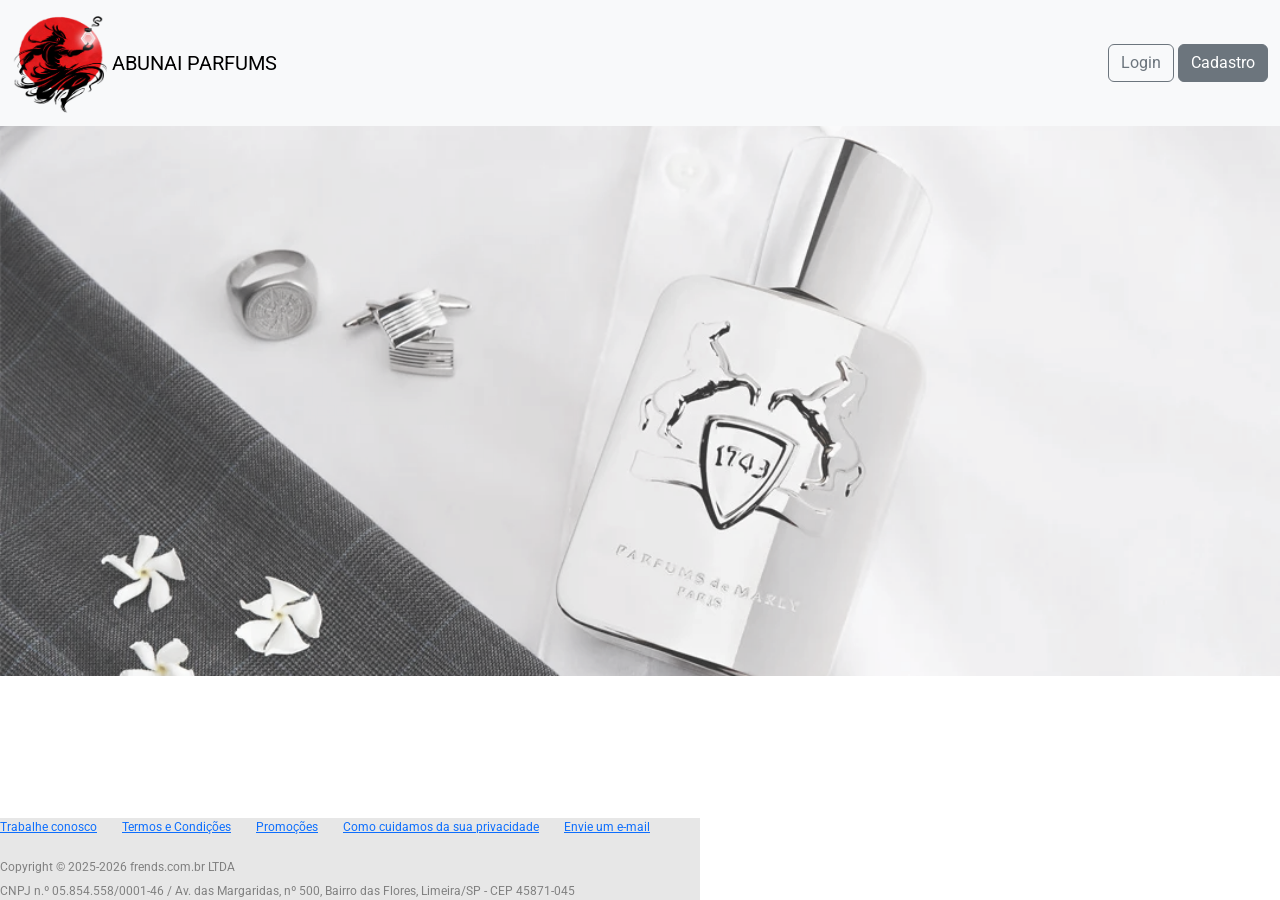
<file: pages/index.html>
<!DOCTYPE html>
<html lang="pt-br">
    <head>
        <meta charset="UTF-8">
        <meta name="viewport" content="width=device-width, initial-scale=1.0">
        <!--fontes-->
        <link rel="preconnect" href="https://fonts.googleapis.com">
        <link rel="preconnect" href="https://fonts.gstatic.com" crossorigin>
        <link href="https://fonts.googleapis.com/css2?family=Roboto:ital,wght@0,100..900;1,100..900&display=swap" rel="stylesheet">
        <!--CSS-->
        <link rel="stylesheet" href="../css/index.css">
        <link rel="stylesheet" href="../css/style.css">
        <!-- bootstrap 5.8.3 -->
        <link href="https://cdn.jsdelivr.net/npm/bootstrap@5.3.8/dist/css/bootstrap.min.css" rel="stylesheet" integrity="sha384-sRIl4kxILFvY47J16cr9ZwB07vP4J8+LH7qKQnuqkuIAvNWLzeN8tE5YBujZqJLB" crossorigin="anonymous">
        <title>
            ABUNAI PARFUMS
        </title>
    </head>

    <!-- Cor de fundo da página e fonte -->
    <body class="roboto-400">
        <!-- navegação 2.0 -->
        <nav class="navbar bg-body-tertiary">
  <div class="container-fluid">
    <a class="navbar-brand" href="#">
        <div class="d-flex align-items-center">
            <img src="../assets/logo loja 01.png" alt="Logo" width="30" height="24" class="d-inline-block align-text-top">
         ABUNAI PARFUMS

        </div>
      
    </a>
    <div>
     <a href="../pages/login.html" type="button" class="btn btn-outline-secondary">Login</a>
    <a href="../pages/cadastro.html" type="button" class="btn btn-secondary">Cadastro</a>
   </div>
  </div>
</nav>
<!-- navegação 1.0
        <header class="header-style">
            <div class="center">
                <img src="../assets/logo loja 01.png">
                </img>
                <h1 class="h1-style">
                    ABUNAI PARFUMS
                </h1>
            </div>
           
            <div>
                <button onclick="document.location='login.html'" class="button1-style">
                    Login
                </button>
                <button onclick="document.location='cadastro.html'" class="button2-style">
                    Cadastro
                </button>
            </div>
        
        </header>  -->
        <section class="">
           
        </section>
       
        <footer class="footer-style">
            <div style="display: flex;">
                <p class="pad-right">
                    <a href="../pages/index.html">
                        Trabalhe conosco
                    </a>
                </p>
                <p class="pad-right">
                    <a href="../pages/index.html">
                        Termos e Condições
                    </a>
                </p>
                <p class="pad-right">
                    <a href="../pages/index.html">
                        Promoções
                    </a>
                </p>
                <p class="pad-right">
                    <a href="../pages/index.html">
                        Como cuidamos da sua privacidade
                    </a>
                </p>
                <p class="pad-right">
                    <a href="mailto:everton.macaua@senacsp.edu.br">
                        Envie um e-mail
                    </a>
                </p>
            </div>
            <div class="footer-font2">
                Copyright © 2025-2026 frends.com.br LTDA
            </div>
            <div class="footer-font2">
                CNPJ n.º 05.854.558/0001-46 / Av. das Margaridas, nº 500, Bairro das Flores, Limeira/SP - CEP 45871-045
            </div>
            
        </footer>
        <!-- js bootstrap -->
    <script src="https://cdn.jsdelivr.net/npm/bootstrap@5.3.8/dist/js/bootstrap.bundle.min.js" integrity="sha384-FKyoEForCGlyvwx9Hj09JcYn3nv7wiPVlz7YYwJrWVcXK/BmnVDxM+D2scQbITxI" crossorigin="anonymous"></script>
    </body>
</html>
<style>
  
</style>
</file>
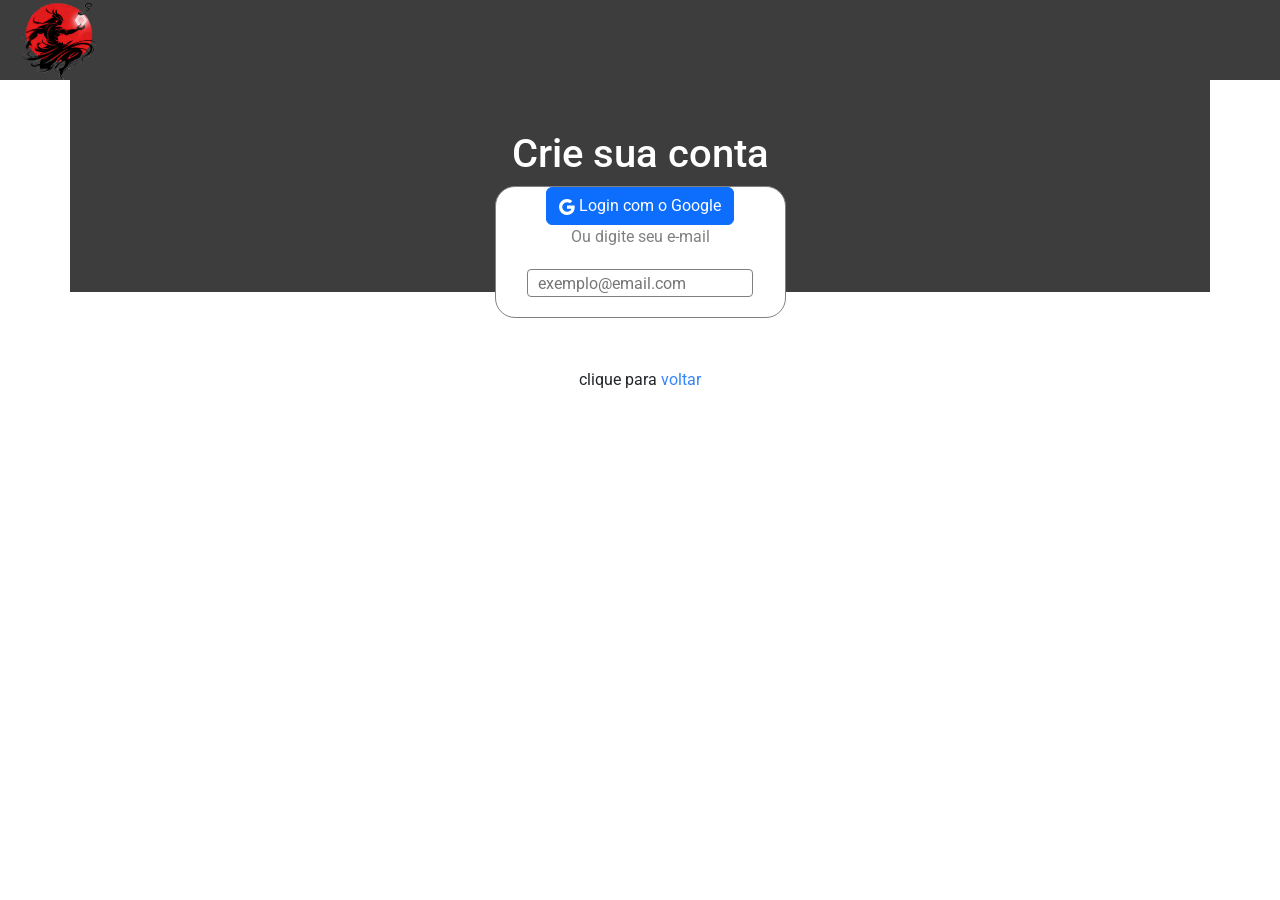
<file: pages/cadastro.html>
<!DOCTYPE html>
<html lang="pt-br">
    <head>
        
        <meta charset="UTF-8">
        <meta name="viewport" content="width=device-width, initial-scale=1.0">
        <link rel="preconnect" href="https://fonts.googleapis.com">
        <link rel="preconnect" href="https://fonts.gstatic.com" crossorigin>
        <link href="https://fonts.googleapis.com/css2?family=Roboto:ital,wght@0,100..900;1,100..900&display=swap" rel="stylesheet">
        <link rel="stylesheet" href="../css/cadastro.css">
        <link rel="stylesheet" href="../css/style.css">
        <!-- bootstrap -->
        <link href="https://cdn.jsdelivr.net/npm/bootstrap@5.3.8/dist/css/bootstrap.min.css" rel="stylesheet"
        integrity="sha384-sRIl4kxILFvY47J16cr9ZwB07vP4J8+LH7qKQnuqkuIAvNWLzeN8tE5YBujZqJLB" crossorigin="anonymous">
        <title>
            Cadastro
        </title>
    </head>
    <body class="roboto-400">
        <header class="header-style">
            <div class="center">
                <a href="./index.html">
                    <img src="../assets/logo loja 01.png">
                    </img>
                </a>
                
            </div>
        
        </header>
        <div class="container bg-page">
           <div class="top">
                <!-- texto criar conta -->
                <div class="criar-conta">
                    <h1>
                        Crie sua conta
                    </h1>
                </div>
                <!-- formulário -->
                <div class="borda container bg-panel">
                     <button class="btn btn-primary" type="button">
                            <svg xmlns="http://www.w3.org/2000/svg" width="16" height="16" fill="currentColor"
                                class="bi bi-google" viewBox="0 0 16 16">
                                <path
                                    d="M15.545 6.558a9.4 9.4 0 0 1 .139 1.626c0 2.434-.87 4.492-2.384 5.885h.002C11.978 15.292 10.158 16 8 16A8 8 0 1 1 8 0a7.7 7.7 0 0 1 5.352 2.082l-2.284 2.284A4.35 4.35 0 0 0 8 3.166c-2.087 0-3.86 1.408-4.492 3.304a4.8 4.8 0 0 0 0 3.063h.003c.635 1.893 2.405 3.301 4.492 3.301 1.078 0 2.004-.276 2.722-.764h-.003a3.7 3.7 0 0 0 1.599-2.431H8v-3.08z" />
                            </svg>
                            Login com o Google
                        </button>
                    <!--
                    <button class="bt-google">
                        <div class="center">
                            <div class="tam-icon">
                                <svg version="1.1" width="20px" xmlns="http://www.w3.org/2000/svg" viewBox="0 0 48 48" class="LgbsSe-Bz112c"><g><path fill="#EA4335" d="M24 9.5c3.54 0 6.71 1.22 9.21 3.6l6.85-6.85C35.9 2.38 30.47 0 24 0 14.62 0 6.51 5.38 2.56 13.22l7.98 6.19C12.43 13.72 17.74 9.5 24 9.5z"></path><path fill="#4285F4" d="M46.98 24.55c0-1.57-.15-3.09-.38-4.55H24v9.02h12.94c-.58 2.96-2.26 5.48-4.78 7.18l7.73 6c4.51-4.18 7.09-10.36 7.09-17.65z"></path><path fill="#FBBC05" d="M10.53 28.59c-.48-1.45-.76-2.99-.76-4.59s.27-3.14.76-4.59l-7.98-6.19C.92 16.46 0 20.12 0 24c0 3.88.92 7.54 2.56 10.78l7.97-6.19z"></path><path fill="#34A853" d="M24 48c6.48 0 11.93-2.13 15.89-5.81l-7.73-6c-2.15 1.45-4.92 2.3-8.16 2.3-6.26 0-11.57-4.22-13.47-9.91l-7.98 6.19C6.51 42.62 14.62 48 24 48z"></path><path fill="none" d="M0 0h48v48H0z"></path></g></svg>
                            </div>
                            <div class="tam-text text-center">
                                Continuar com o Google
                            </div>
                        </div>
                    </button-->
                    
                    
                    <div class="text-center digite-email">
                        Ou digite seu e-mail
                    </div>
                    <input class="input-email" placeholder="exemplo@email.com">
                    </input>
                </div>
                <!--bt-voltar-->
                <div class="text-center top">
                    clique para
                    <a href="./index.html" class="style-voltar">
                        voltar
                    </a>
                </div>
           </div>
       </div>
       <script src="https://cdn.jsdelivr.net/npm/bootstrap@5.3.8/dist/js/bootstrap.bundle.min.js"
        integrity="sha384-FKyoEForCGlyvwx9Hj09JcYn3nv7wiPVlz7YYwJrWVcXK/BmnVDxM+D2scQbITxI"
        crossorigin="anonymous"></script>
        
    </body>
</html>
<style>
    
    
</style>
</file>
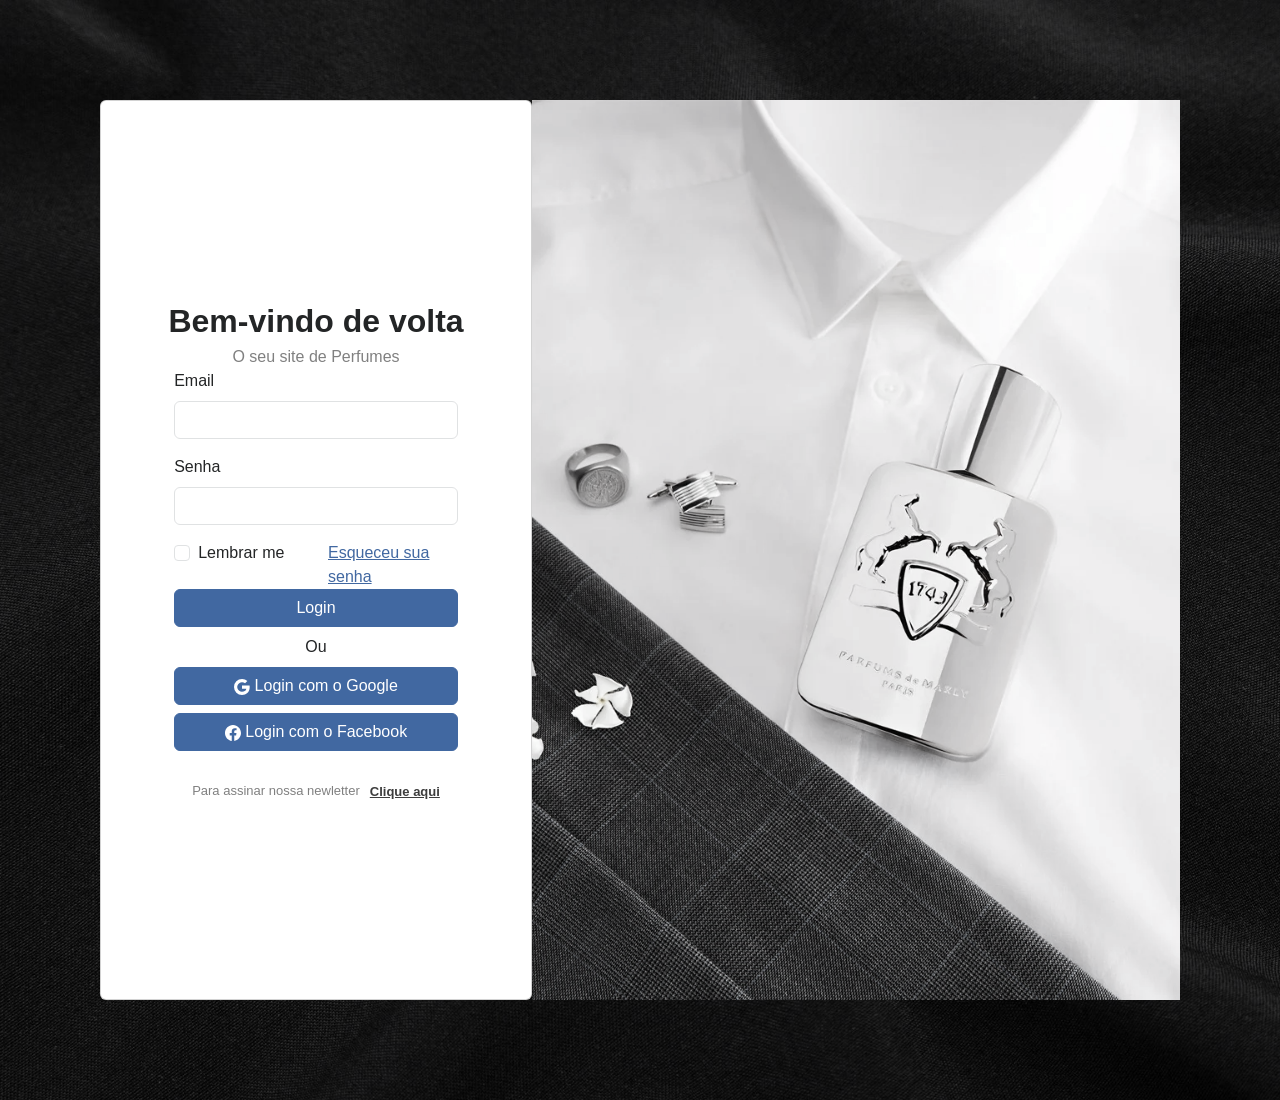
<file: pages/login.html>
<!DOCTYPE html>
<html lang="pt-br">

<head>
    <meta charset="UTF-8">
    <meta name="viewport" content="width=device-width, initial-scale=1.0">
    <link rel="stylesheet" href="../css/login.css">
    <link rel="stylesheet" href="../css/style.css">
    <link href="https://cdn.jsdelivr.net/npm/bootstrap@5.3.8/dist/css/bootstrap.min.css" rel="stylesheet"
        integrity="sha384-sRIl4kxILFvY47J16cr9ZwB07vP4J8+LH7qKQnuqkuIAvNWLzeN8tE5YBujZqJLB" crossorigin="anonymous">
    <title>
        Login
    </title>
</head>

<body class="roboto-400">
    <div class="borda-login">
        <div class="container-login">
            <div class="left card">
                <div class="font-welcome">
                    Bem-vindo de volta
                </div>
                <div class="font-sub-welcome">
                    O seu site de Perfumes
                </div>
                <!-- formulario 2.0 -->
                <form>
                    <div class="mb-3">
                        <label for="exampleInputEmail1" class="form-label">Email</label>
                        <input type="email" class="form-control" id="exampleInputEmail1" aria-describedby="emailHelp">
                    </div>
                    <div class="mb-3">
                        <label for="exampleInputPassword1" class="form-label">Senha</label>
                        <input type="password" class="form-control" id="exampleInputPassword1">
                    </div>

                    <div class="row">
                        <div class="col">
                            <div class="mb-3 form-check">
                                <input type="checkbox" class="form-check-input" id="exampleCheck1">
                                <label class="form-check-label" for="exampleCheck1">Lembrar me </label>
                            </div>
                        </div>
                        <div class="col">

                            <div> <a class="link-opacity-100-hover" href="#">Esqueceu sua senha </a>
                            </div>
                        </div>
                    </div>
                    <!-- bt login 2.0 -->
                    <div class="d-grid gap-2 ">
                        <button class="btn btn-primary" type="button">Login</button>
                        <div class="text-center">
                            Ou
                        </div>
                        <button class="btn btn-primary" type="button">
                            <svg xmlns="http://www.w3.org/2000/svg" width="16" height="16" fill="currentColor"
                                class="bi bi-google" viewBox="0 0 16 16">
                                <path
                                    d="M15.545 6.558a9.4 9.4 0 0 1 .139 1.626c0 2.434-.87 4.492-2.384 5.885h.002C11.978 15.292 10.158 16 8 16A8 8 0 1 1 8 0a7.7 7.7 0 0 1 5.352 2.082l-2.284 2.284A4.35 4.35 0 0 0 8 3.166c-2.087 0-3.86 1.408-4.492 3.304a4.8 4.8 0 0 0 0 3.063h.003c.635 1.893 2.405 3.301 4.492 3.301 1.078 0 2.004-.276 2.722-.764h-.003a3.7 3.7 0 0 0 1.599-2.431H8v-3.08z" />
                            </svg>
                            Login com o Google
                        </button>
                        <button class="btn btn-primary" type="button">
                            <svg xmlns="http://www.w3.org/2000/svg" width="16" height="16" fill="currentColor"
                                class="bi bi-facebook" viewBox="0 0 16 16">
                                <path
                                    d="M16 8.049c0-4.446-3.582-8.05-8-8.05C3.58 0-.002 3.603-.002 8.05c0 4.017 2.926 7.347 6.75 7.951v-5.625h-2.03V8.05H6.75V6.275c0-2.017 1.195-3.131 3.022-3.131.876 0 1.791.157 1.791.157v1.98h-1.009c-.993 0-1.303.621-1.303 1.258v1.51h2.218l-.354 2.326H9.25V16c3.824-.604 6.75-3.934 6.75-7.951" />
                            </svg>
                            Login com o Facebook
                        </button>
                        <div>

                        </div>
                        <!-- bt login 1.0
                    <button type="submit" class="btn btn-primary">Login</button>-->

                        <!-- formulario 1.0 
                <div>
                    
                    <input placeholder="exemplo@email.com" class="input-email-login">
                   
                    <input placeholder="Senha " class="input-senha-login">
                   
                    <div style="display: flex;
                                    padding-top :20px; 
                                    justify-content: space-between; " class="center;">

                        <div class="center">
                            <input type="checkbox" class="caption">
                            <div class="caption">
                                lembrar me
                            </div>
                        </div>
                       
                        <div>
                            <a class="caption" style="color: #3D3D3E;font-weight: bold;" href="../pages/index.html">
                                Esqueceu sua senha?
                            </a>
                        </div>

                    </div>
                   
                    <button class="bt-1" style="margin-top:20px">
                        login
                    </button>
                </div>-->


                        <!-- bt google 1.0 
                    <button class="bt-google">
                        <div class="center">
                            <div class="tam-icon">
                                <svg version="1.1" width="20px" xmlns="http://www.w3.org/2000/svg" viewBox="0 0 48 48"
                                    class="LgbsSe-Bz112c">
                                    <g>
                                        <path fill="#EA4335"
                                            d="M24 9.5c3.54 0 6.71 1.22 9.21 3.6l6.85-6.85C35.9 2.38 30.47 0 24 0 14.62 0 6.51 5.38 2.56 13.22l7.98 6.19C12.43 13.72 17.74 9.5 24 9.5z">
                                        </path>
                                        <path fill="#4285F4"
                                            d="M46.98 24.55c0-1.57-.15-3.09-.38-4.55H24v9.02h12.94c-.58 2.96-2.26 5.48-4.78 7.18l7.73 6c4.51-4.18 7.09-10.36 7.09-17.65z">
                                        </path>
                                        <path fill="#FBBC05"
                                            d="M10.53 28.59c-.48-1.45-.76-2.99-.76-4.59s.27-3.14.76-4.59l-7.98-6.19C.92 16.46 0 20.12 0 24c0 3.88.92 7.54 2.56 10.78l7.97-6.19z">
                                        </path>
                                        <path fill="#34A853"
                                            d="M24 48c6.48 0 11.93-2.13 15.89-5.81l-7.73-6c-2.15 1.45-4.92 2.3-8.16 2.3-6.26 0-11.57-4.22-13.47-9.91l-7.98 6.19C6.51 42.62 14.62 48 24 48z">
                                        </path>
                                        <path fill="none" d="M0 0h48v48H0z"></path>
                                    </g>
                                </svg>
                            </div>
                            <div class="tam-text text-center">
                                login com o Google
                            </div>
                        </div>
                    </button>
                     bt facebook 1.0 
                    <button class="bt-google">
                        <div class="center">
                            <div class="tam-icon">
                                <svg xmlns="http://www.w3.org/2000/svg" width="20px" height="20px"
                                    viewBox="0 0 1024 1024" class="icon" version="1.1">
                                    <path
                                        d="M715.637 960h171.897C920.348 960 960 932.759 960 898.909V125.091C960 91.243 920.348 64 887.534 64H113.716C77.004 64 64 96.892 64 125.091v773.818C64 927.109 77.004 960 113.716 960h439.012V634.182H410.181c-11.257 0-20.363-9.106-20.363-20.363V491.637c0-11.257 9.106-20.365 20.363-20.365h142.546V328.728c0-99.354 88.056-183.272 192.261-183.272h113.193c11.257 0 20.365 9.106 20.365 20.363V288c0 11.258-9.108 20.365-20.365 20.365h-72.465c-34.444 0-70.079 19.052-70.079 50.908v112h131.17a20.27 20.27 0 0 1 16.507 8.472c3.856 5.291 4.891 12.133 2.823 18.337l-40.728 122.181a20.403 20.403 0 0 1-19.33 13.919h-90.442V960z"
                                        fill="#2577FF" />
                                    <path
                                        d="M807.708 451.723h-92.071v19.549h112.288c-0.161-3.938-1.326-7.809-3.711-11.078a20.263 20.263 0 0 0-16.506-8.471zM513.629 940.451H75.445C83.3 951.952 95.599 960 113.716 960h439.012V634.183H513.63v306.268zM839.283 145.456c-0.451-10.855-9.231-19.549-20.198-19.549H705.89c-104.205 0-192.261 83.919-192.261 183.272v142.544H371.083c-11.257 0-20.363 9.108-20.363 20.365v122.181c0 11.258 9.107 20.364 20.363 20.364h18.899c-0.012-0.286-0.164-0.527-0.164-0.815V491.637c0-11.257 9.106-20.365 20.363-20.365h142.546V328.728c0-99.353 88.056-183.272 192.261-183.272h94.295z"
                                        fill="" />
                                    <path
                                        d="M900.123 65.251c12.221 10.76 20.778 24.748 20.778 40.29V879.36c0 33.85-39.651 61.091-72.467 61.091H715.637V960h171.896C920.348 960 960 932.759 960 898.909V125.091c0-29.6-30.322-54.141-59.877-59.84z"
                                        fill="" />
                                </svg>
                            </div>
                            <div class="tam-text text-center">
                                login com o facebook
                            </div>
                        </div>
                    </button>-->
                    </div>
                </form>

                <!-- newletter -->
                <div style="display: flex;
                                    padding-top :20px;
                                    " class="center;">

                    <!--texto newletter-->
                    <div class="center">

                        <div class="caption">
                            Para assinar nossa newletter
                        </div>
                    </div>
                    <!--Clique aqui-->
                    <div>
                        <a class="caption" style="color: #3D3D3E;font-weight: bold;padding-left: 10px;"
                            href="../pages/index.html">
                            Clique aqui
                        </a>
                    </div>

                </div>

            </div>
            <div class="right">

            </div>
        </div>
    </div>
    <script src="https://cdn.jsdelivr.net/npm/bootstrap@5.3.8/dist/js/bootstrap.bundle.min.js"
        integrity="sha384-FKyoEForCGlyvwx9Hj09JcYn3nv7wiPVlz7YYwJrWVcXK/BmnVDxM+D2scQbITxI"
        crossorigin="anonymous"></script>
</body>

</html>
</file>
<file: css/index.css>
footer {
        position: absolute;
        bottom: 0;
    }

    body {
        background-color: #bfbfc0; 
        color:white;
    }

    img {
        width: 100px; 
        height: 100px;
    }

    section {
        /*tamanho vertical*/
        height: 550px;
        /*atributos da imagem*/
        background-image: url('../assets/Pegasus-Parfums-de-Marly-08.webp');
        background-size: cover;
        background-position: center;
        background-repeat: no-repeat;

        /*filtro*/
        filter: grayscale(60%);
        opacity: 80%;
       
        /*alinhamento*/
        align-items: center;
        justify-content: center;
        display: flex;

    }

    .footer-style {
        background: #e7e7e7;
        color: #050505;
        width: 700px;
        font-size: 12px;
    }

    .footer-font2 {
        color: gray;
        padding-top: 6px;
    }

    .pad-right {
        padding-right: 25px;
    }
</file>
<file: css/style.css>
.roboto-400 {
        font-family: "Roboto", sans-serif;
        font-optical-sizing: auto;
        font-weight: 400;
        font-style: normal;
        font-variation-settings:
            "wdth" 100;
        
    }

    .header-style {
        padding-left: 20px; 
        padding-right: 20px; 
        background: #3D3D3E; 
        display: flex; 
        justify-content: space-between; 
        align-items: center;
    }

  
    /* classes de botões */
       .bt-1{
        border: 1px solid grey;
        padding: 10px;
        border-radius: 4px;
        background: #3D3D3E;
        
        width: 106%;
    }

      .bt-google{
        border: 1px solid grey;
        padding: 10px;
        border-radius: 4px;
        background: white;
        margin: 20px;
        width: 90%;
    }
    
    .button1-style {
        color: #3D3D3E; 
        background: white; 
        border: 1px solid #3D3D3E; 
        margin-right: 5px; 
        padding: 18px; 
        border-radius: 30px;
    }

    .button2-style {
        color: white; 
        background: #3D3D3E; 
        border: 1px solid black; 
        margin-right: 5px; 
        padding: 18px;
        border-radius: 30px;
    }

    .h1-style {
        padding-left: 10px;
        color: white
    }

    .style-voltar {
        text-decoration: none;
        color: #3483fa;
    }

    /*classes de alinhamento*/

    .container {
        display: flex;
        justify-content: center;
        flex-direction: column;
        align-items: center;
    }
    .text-center {
        position: relative;
        text-align: center;
    }
    
    .center {
        display: flex;
        align-items: center;
    }

    .bg-panel {
        background:white;
    }

    a {
        text-decoration: none;
        color: #101010;
    }
    .caption {
        font-size: 13px;
        color: gray ;
    }
</file>
<file: css/cadastro.css>
img {
        width: 80px; 
        height: 80px;
    }

    .tam-icone {
        width: 10%;
    }
    .tam-text {
        width: 90%;
    } 
   
    .top {
        top: 50px;
        position: relative;
    }
   
    .bg-page {
        background: #3D3D3E;
    }
    .digite-email {
        color: gray
    }
    .input-email {
        border: 1px solid grey;
        padding: 10px;
        border-radius: 4px;
        background: white;
        margin: 20px;
        width: 85%;
        height: 28px;
    }
  
    .borda {
        width: 400px;
        border: 1px solid grey;
        border-radius: 20px;
    }

    .criar-conta {
        color: white;
        display: flex;
        justify-content: center;
    }
</file>
<file: css/login.css>
.container-login {
    display: flex; 
    height: 100vh;
}

.left {
    width: 40%;
    background: white;
    display: flex;
    align-items: center;
    justify-content: center;
    font-size: 16px;
    display: grid;
    
}

.right {
    width: 60%;
    background: black;
    color: white;
    display: flex;
    align-items: center;
    justify-content: center;
    font-size: 16px;

    /*atributos da imagem*/
    background-image: url('../assets/Pegasus-Parfums-de-Marly-08.webp');
    background-size: cover;
    background-position: center;
    background-repeat: no-repeat;
    
    /*filtro*/
    filter: grayscale(60%);

}

.font-welcome {
    font-size: 32px;
    font-weight: bold;
}

.font-sub-welcome {
    font-size: 16px;
    color: gray;
}

.borda-login {
    /*atributos da imagem*/
    background-image: url('../assets/2077089-textura-de-tecido-preto-gratis-foto.jpg');
    background-size: cover;
    background-position: center;
    background-repeat: no-repeat;
    
    /*filtro*/
    filter: grayscale(60%);

    padding: 100px; 
}

.input-email-login {
    border: 1px solid grey;
    padding: 10px;
    border-radius: 4px;
    background: white;
    width: 100%;
    height: 28px;
}
.input-senha-login {
    border: 1px solid grey;
    padding: 10px;
    border-radius: 4px;
    background: white;
    width: 100%;
    height: 28px;
    margin-top: 20px;
}
</file>
